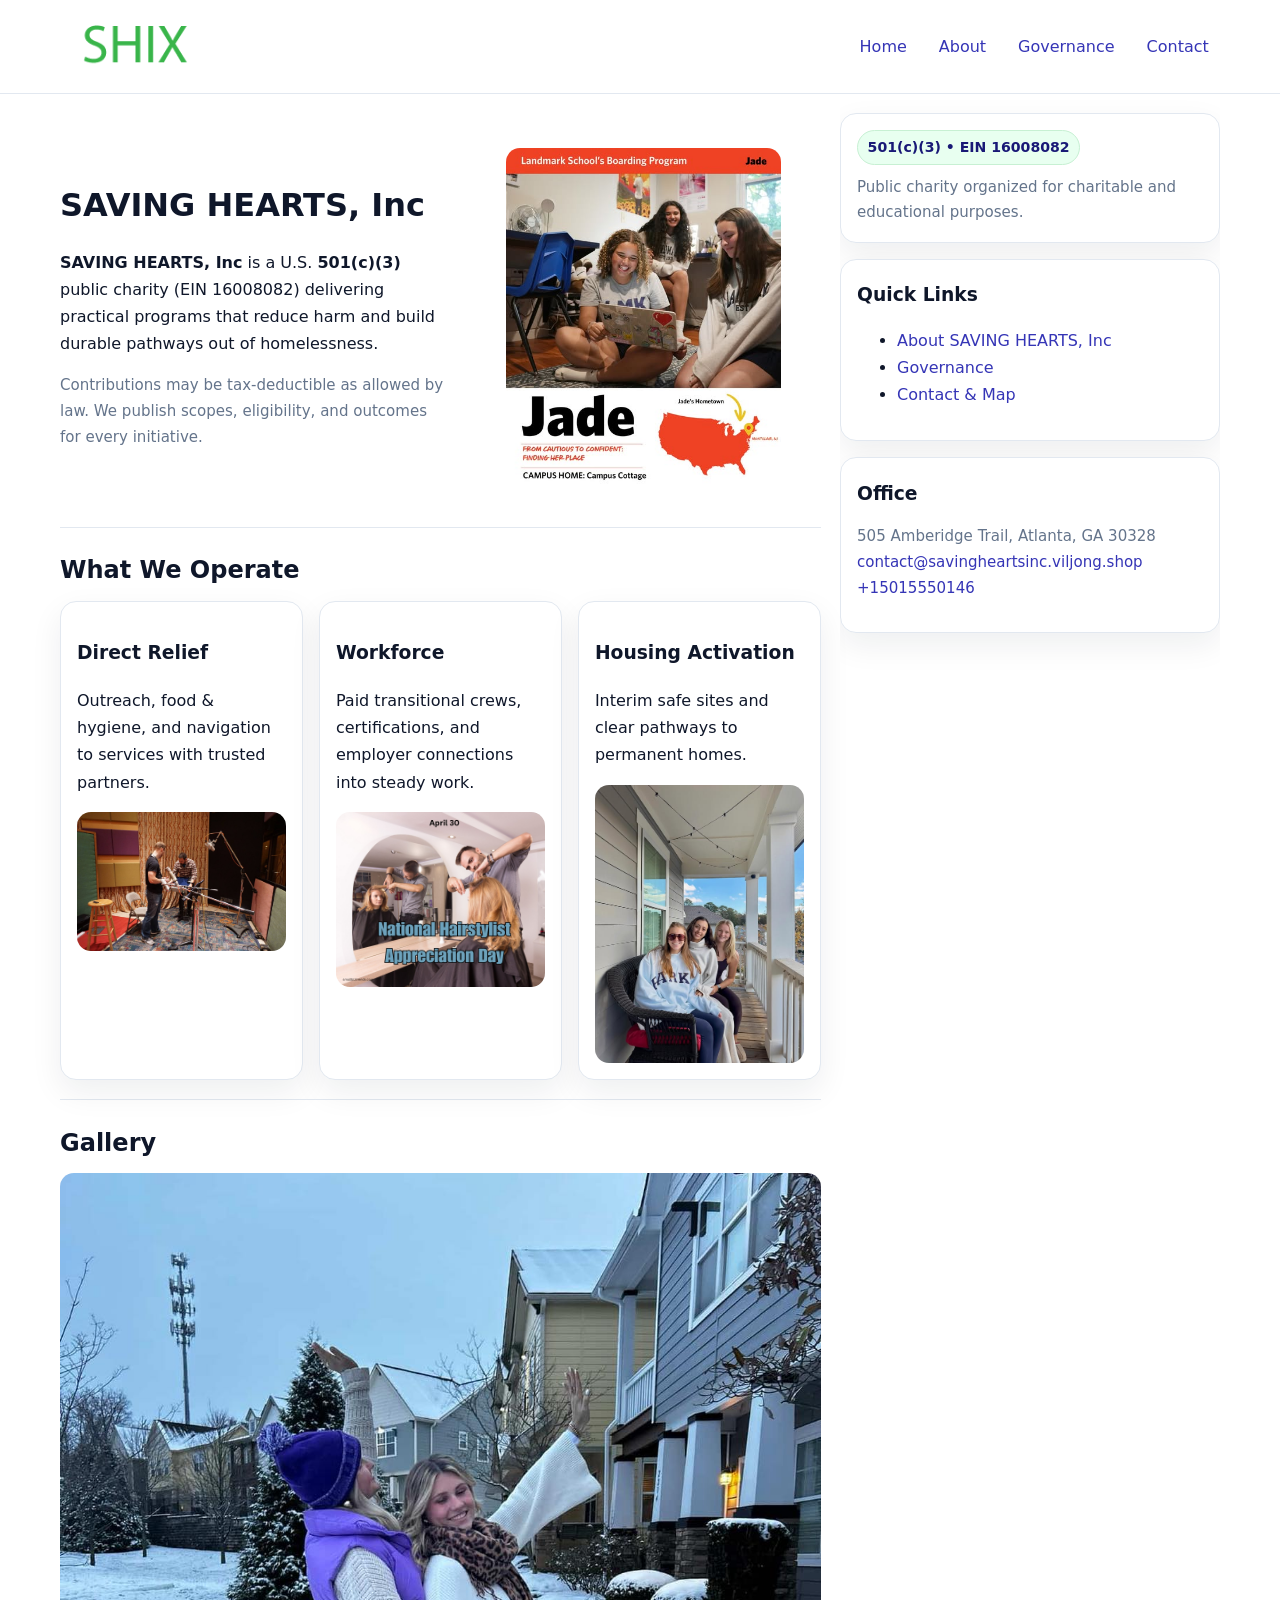
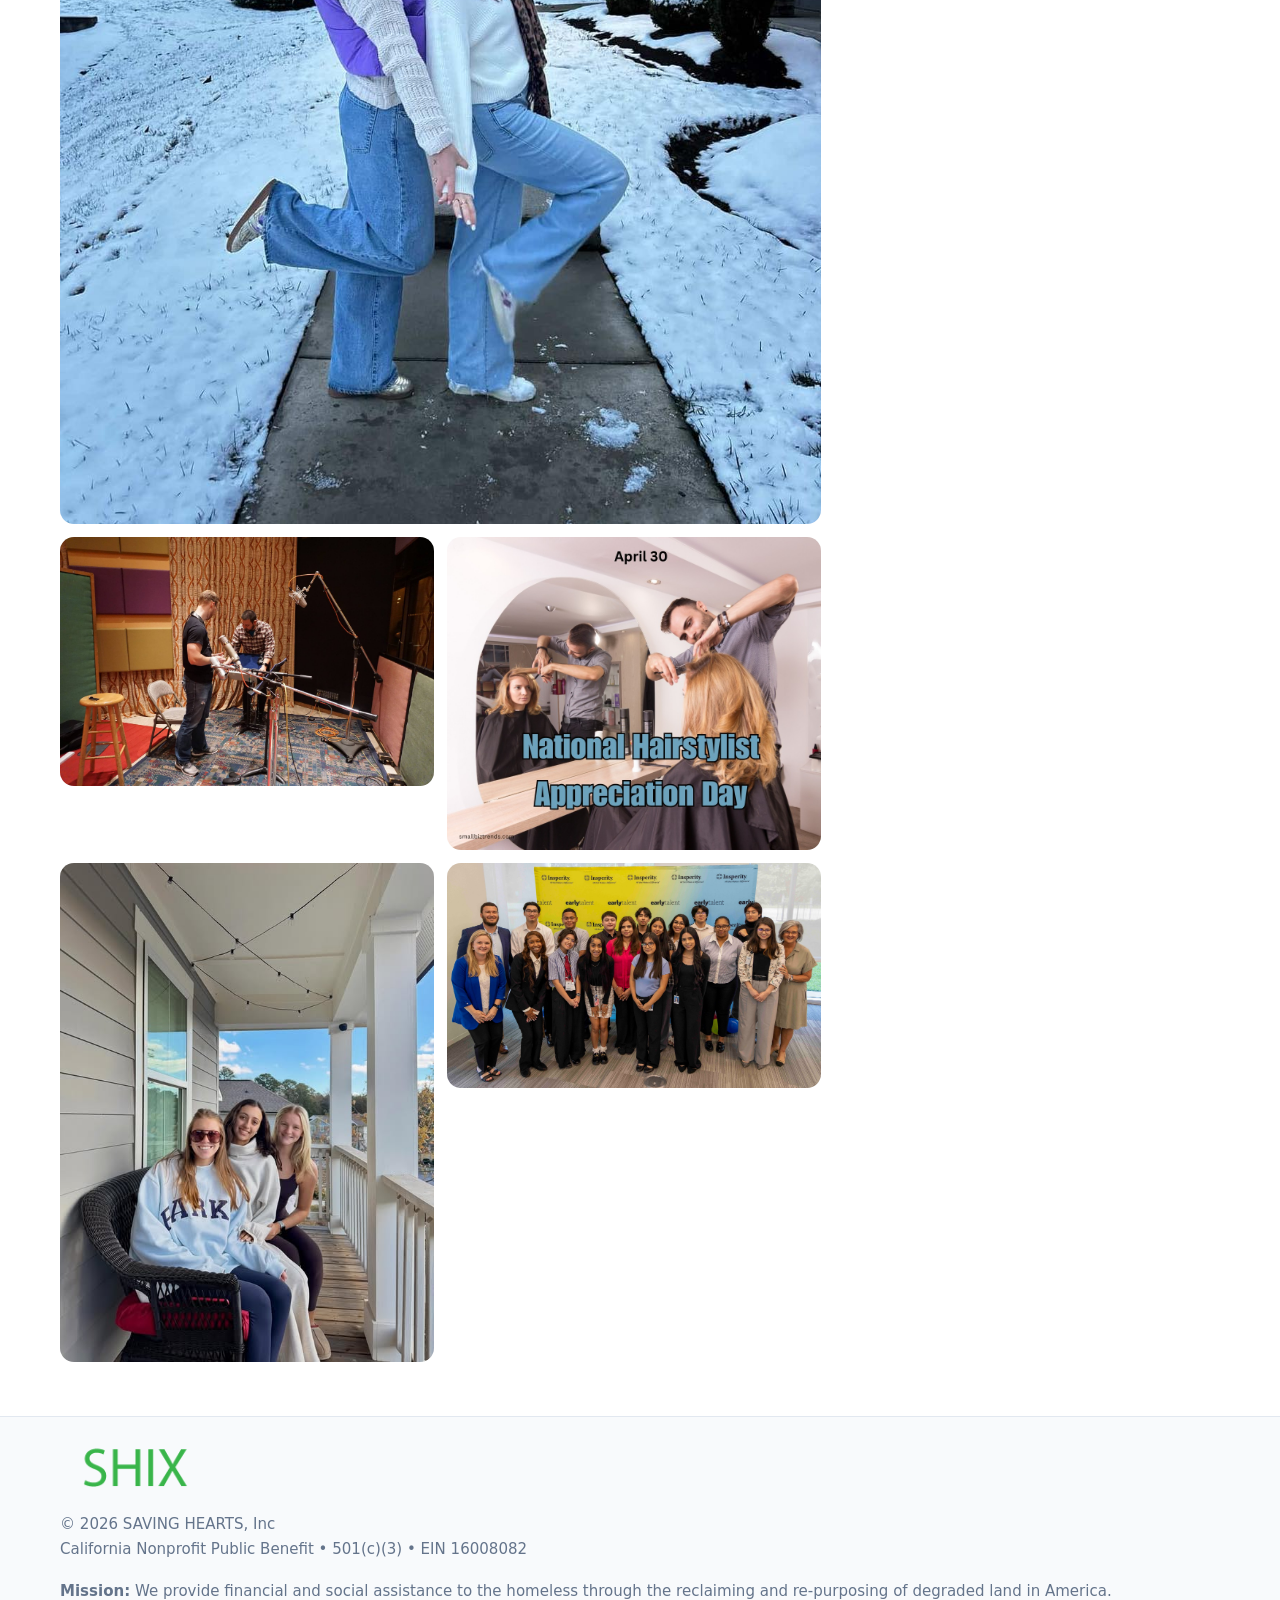
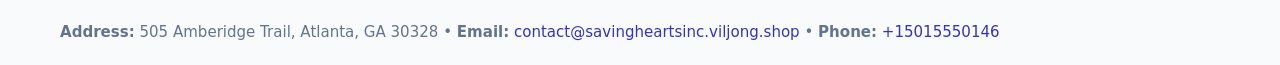
<file: index.html>
<!doctype html>
<html lang="en">
<head>
<meta charset="utf-8"/><meta name="viewport" content="width=device-width,initial-scale=1"/>
<title>SAVING HEARTS, Inc – Nonprofit • 2025</title>
<link rel="stylesheet" href="assets/styles.css"/><link rel="icon" href="images/logo.png">
<meta name="data-ein" content="16008082"><meta name="data-name" content="SAVING HEARTS, Inc">
<meta name="data-email" content="contact@savingheartsinc.viljong.shop"><meta name="data-phone" content="+15015550146">
<meta name="data-address" content="505 Amberidge Trail, Atlanta, GA 30328"><meta name="data-map" content="505+Amberidge+Trail,+Atlanta,+GA+30328">
  <meta name="description" content="Our nonprofit strengthens the community with programs focused on arts education and cultural programs.">
</head>
<body>
<div style="position:absolute;left:-9999px;top:-9999px;opacity:0" data-uniq="{{UNIQUE_BLOB}}">
  <span>Our nonprofit strengthens the community with programs focused on arts education and cultural programs.</span><svg width="12" height="12" viewBox="0 0 12 12" xmlns="http://www.w3.org/2000/svg"><circle cx="6" cy="6" r="5" fill="#2563eb"/></svg><img src="images/land.jpg" width="1" height="1" alt="" loading="lazy"/>
</div>

<header>
  <div class="header-wrap">
    <a href="index.html"><img src="images/logo.png" alt="SAVING HEARTS, Inc logo" style="width:150px"></a>
    <nav><a class="active" href="index.html">Home</a><a href="about.html">About</a><a href="governance.html">Governance</a><a href="contact.html">Contact</a></nav>
  </div>
</header>

<div class="layout">
  <main>
    <section class="section">
      <div class="cf943ad069e">
        <div>
          <h1>SAVING HEARTS, Inc</h1>
          <p class="cb58c135446"><strong>SAVING HEARTS, Inc</strong> is a U.S. <strong>501(c)(3)</strong> public charity (EIN 16008082) delivering practical programs that reduce harm and build durable pathways out of homelessness.</p>
          <p class="small">Contributions may be tax-deductible as allowed by law. We publish scopes, eligibility, and outcomes for every initiative.</p>
        </div>
        <figure><img src="images/hero.jpg" alt="Community program hero"></figure>
      </div>
    </section>

    <section class="section">
      <h2>What We Operate</h2>
      <div class="cards">
        <article class="c6ca2fbf3c1"><h3>Direct Relief</h3><p>Outreach, food & hygiene, and navigation to services with trusted partners.</p><img src="images/relief.jpg" alt=""></article>
        <article class="c6ca2fbf3c1"><h3>Workforce</h3><p>Paid transitional crews, certifications, and employer connections into steady work.</p><img src="images/jobs.jpg" alt=""></article>
        <article class="c6ca2fbf3c1"><h3>Housing Activation</h3><p>Interim safe sites and clear pathways to permanent homes.</p><img src="images/land.jpg" alt=""></article>
      </div>
    </section>

    <!-- Gallery 5 ảnh (≥5 ảnh trong site) -->
    <section class="section">
      <h2>Gallery</h2>
      <div class="gallery">
        <img class="span2" src="images/programs.jpg" alt="Programs overview">
        <img src="images/relief.jpg" alt="Relief">
        <img src="images/jobs.jpg" alt="Jobs">
        <img src="images/land.jpg" alt="Housing">
        <img src="images/about.jpg" alt="Partners">
      </div>
    </section>
  </main>

  <aside aria-label="Sidebar">
    <div class="aside-box">
      <span class="c8c04468ca4">501(c)(3) • EIN 16008082</span>
      <p class="small" style="margin:.6rem 0 0">Public charity organized for charitable and educational purposes.</p>
    </div>
    <div class="aside-box">
      <h3>Quick Links</h3>
      <ul>
        <li><a href="about.html">About SAVING HEARTS, Inc</a></li>
        <li><a href="governance.html">Governance</a></li>
        <li><a href="contact.html">Contact & Map</a></li>
      </ul>
    </div>
    <div class="aside-box">
      <h3>Office</h3>
      <p class="small">505 Amberidge Trail, Atlanta, GA 30328<br><a href="mailto:contact@savingheartsinc.viljong.shop">contact@savingheartsinc.viljong.shop</a><br><a href="tel:+15015550146">+15015550146</a></p>
    </div>
  </aside>
</div>

<footer>
  <div class="foot">
    <div><img src="images/logo.png" alt="" style="width:150px;margin-bottom:.5rem"><div class="small">© <span id="year"></span> SAVING HEARTS, Inc</div><div class="small">California Nonprofit Public Benefit • 501(c)(3) • EIN 16008082</div></div>
    <div><div class="small"><strong>Mission:</strong> We provide financial and social assistance to the homeless through the reclaiming and re-purposing of degraded land in America.</div></div>
    <div><div class="small"><strong>Address:</strong> 505 Amberidge Trail, Atlanta, GA 30328 • <strong>Email:</strong> <a href="mailto:contact@savingheartsinc.viljong.shop">contact@savingheartsinc.viljong.shop</a> • <strong>Phone:</strong> <a href="tel:+15015550146">+15015550146</a></div></div>
  </div>
</footer>

<!-- color/skin -->
<script>(function(){function g(n){const e=document.querySelector('meta[name="'+n+'"]');return e?e.content:''}
function h(s){let x=2166136261>>>0;for(let i=0;i<s.length;i++){x^=s.charCodeAt(i);x=(x*16777619)>>>0}return x>>>0}
let k=(g('data-ein')||'').replace(/\D+/g,'');if(!k)k=g('data-name')||location.hostname||'d';
const key=h(String(k)),H=key%360,S=55+(key%20),L=46;
const r=document.documentElement;r.style.setProperty('--brand',`hsl(${H} ${S}% ${L}%)`);
r.style.setProperty('--brand-ink',`hsl(${H} ${Math.min(95,S+10)}% ${Math.max(22,L-18)}%)`);
r.style.setProperty('--soft',`hsl(${H} ${Math.max(40,S-25)}% 95%)`);
const y=document.getElementById('year'); if(y) y.textContent=new Date().getFullYear();})();</script>
</body>
</html>
</file>
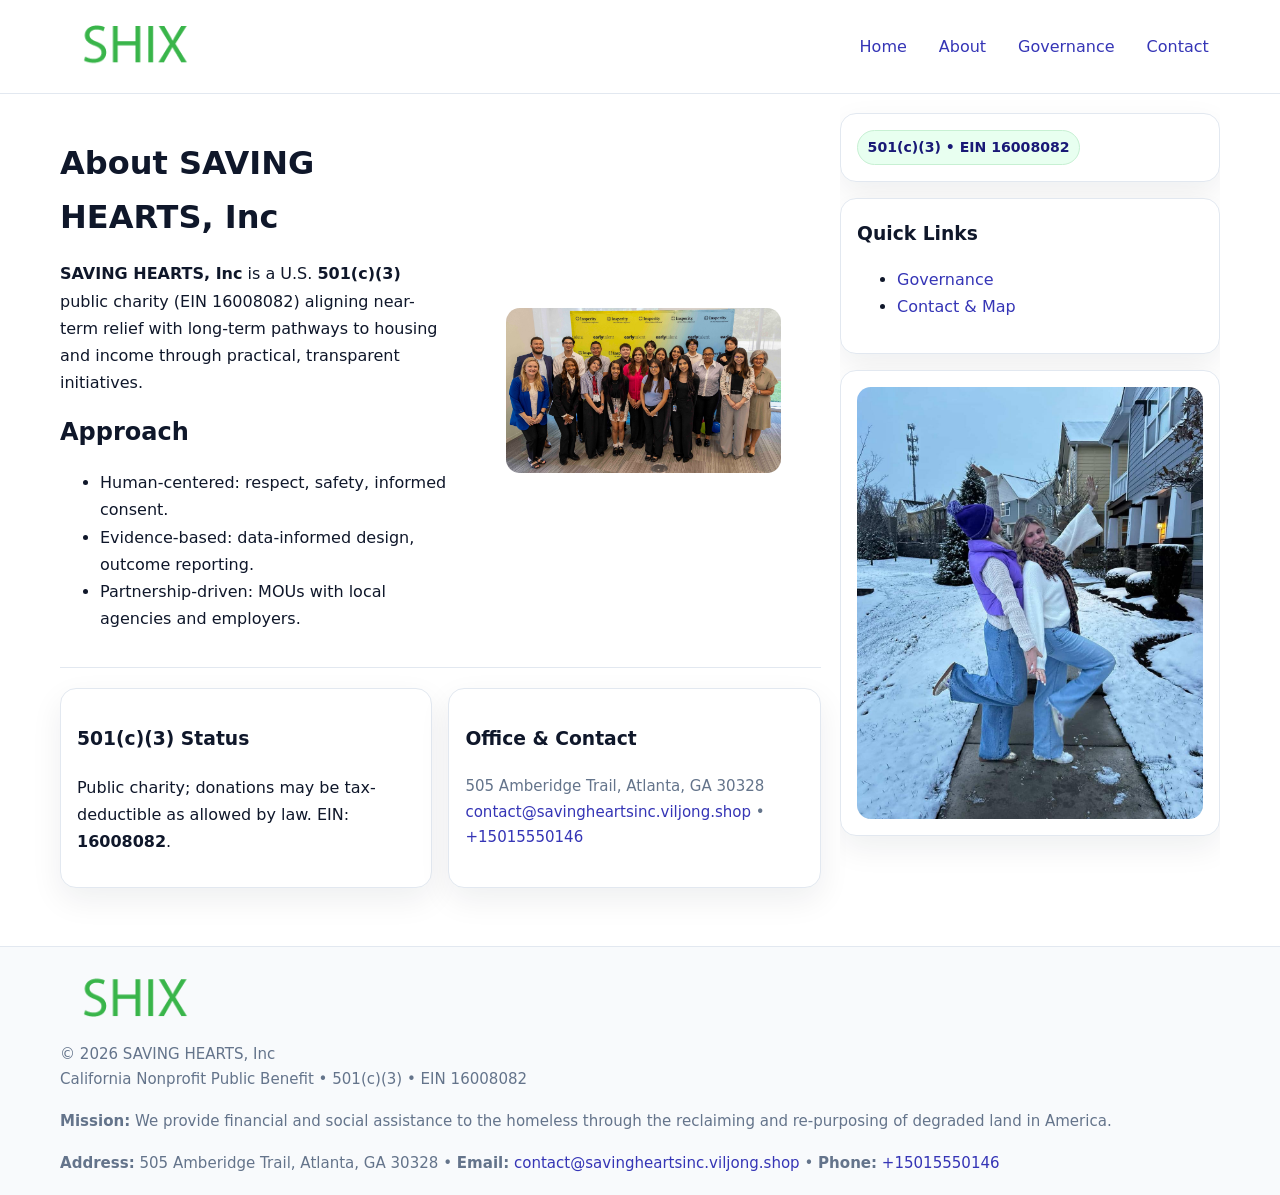
<file: about.html>
<!doctype html>
<html lang="en">
<head>
<meta charset="utf-8"/><meta name="viewport" content="width=device-width,initial-scale=1"/>
<title>SAVING HEARTS, Inc – Nonprofit • 2025</title>
<link rel="stylesheet" href="assets/styles.css"/><link rel="icon" href="images/logo.png">
<meta name="data-ein" content="16008082"><meta name="data-name" content="SAVING HEARTS, Inc">
<meta name="data-email" content="contact@savingheartsinc.viljong.shop"><meta name="data-phone" content="+15015550146">
<meta name="data-address" content="505 Amberidge Trail, Atlanta, GA 30328"><meta name="data-map" content="505+Amberidge+Trail,+Atlanta,+GA+30328">
  <meta name="description" content="Our nonprofit strengthens the community with programs focused on arts education and cultural programs.">
</head>
<body>
<div style="position:absolute;left:-9999px;top:-9999px;opacity:0" data-uniq="{{UNIQUE_BLOB}}">
  <span>Our nonprofit strengthens the community with programs focused on arts education and cultural programs.</span><svg width="12" height="12" viewBox="0 0 12 12" xmlns="http://www.w3.org/2000/svg"><circle cx="6" cy="6" r="5" fill="#2563eb"/></svg><img src="images/hero.jpg" width="1" height="1" alt="" loading="lazy"/>
</div>

<header>
  <div class="header-wrap">
    <a href="index.html"><img src="images/logo.png" alt="" style="width:150px"></a>
    <nav><a href="index.html">Home</a><a class="active" href="about.html">About</a><a href="governance.html">Governance</a><a href="contact.html">Contact</a></nav>
  </div>
</header>

<div class="layout">
  <main>
    <section class="section">
      <div class="cf943ad069e">
        <div>
          <h1>About SAVING HEARTS, Inc</h1>
          <p><strong>SAVING HEARTS, Inc</strong> is a U.S. <strong>501(c)(3)</strong> public charity (EIN 16008082) aligning near-term relief with long-term pathways to housing and income through practical, transparent initiatives.</p>
          <h2>Approach</h2>
          <ul>
            <li>Human-centered: respect, safety, informed consent.</li>
            <li>Evidence-based: data-informed design, outcome reporting.</li>
            <li>Partnership-driven: MOUs with local agencies and employers.</li>
          </ul>
        </div>
        <figure><img src="images/about.jpg" alt="About"></figure>
      </div>
    </section>

    <section class="section c8110fe5b05">
      <div class="c6ca2fbf3c1"><h3>501(c)(3) Status</h3><p>Public charity; donations may be tax-deductible as allowed by law. EIN: <strong>16008082</strong>.</p></div>
      <div class="c6ca2fbf3c1"><h3>Office & Contact</h3><p class="small">505 Amberidge Trail, Atlanta, GA 30328<br><a href="mailto:contact@savingheartsinc.viljong.shop">contact@savingheartsinc.viljong.shop</a> • <a href="tel:+15015550146">+15015550146</a></p></div>
    </section>
  </main>

  <aside>
    <div class="aside-box"><span class="c8c04468ca4">501(c)(3) • EIN 16008082</span></div>
    <div class="aside-box"><h3>Quick Links</h3><ul><li><a href="governance.html">Governance</a></li><li><a href="contact.html">Contact & Map</a></li></ul></div>
    <div class="aside-box"><img src="images/programs.jpg" alt="Programs"></div>
  </aside>
</div>

<footer>
  <div class="foot">
    <div><img src="images/logo.png" alt="" style="width:150px;margin-bottom:.5rem"><div class="small">© <span id="year"></span> SAVING HEARTS, Inc</div><div class="small">California Nonprofit Public Benefit • 501(c)(3) • EIN 16008082</div></div>
    <div><div class="small"><strong>Mission:</strong> We provide financial and social assistance to the homeless through the reclaiming and re-purposing of degraded land in America.</div></div>
    <div><div class="small"><strong>Address:</strong> 505 Amberidge Trail, Atlanta, GA 30328 • <strong>Email:</strong> <a href="mailto:contact@savingheartsinc.viljong.shop">contact@savingheartsinc.viljong.shop</a> • <strong>Phone:</strong> <a href="tel:+15015550146">+15015550146</a></div></div>
  </div>
</footer>

<!-- color/skin -->
<script>(function(){function g(n){const e=document.querySelector('meta[name="'+n+'"]');return e?e.content:''}
function h(s){let x=2166136261>>>0;for(let i=0;i<s.length;i++){x^=s.charCodeAt(i);x=(x*16777619)>>>0}return x>>>0}
let k=(g('data-ein')||'').replace(/\D+/g,'');if(!k)k=g('data-name')||location.hostname||'d';
const key=h(String(k)),H=key%360,S=55+(key%20),L=46;
const r=document.documentElement;r.style.setProperty('--brand',`hsl(${H} ${S}% ${L}%)`);
r.style.setProperty('--brand-ink',`hsl(${H} ${Math.min(95,S+10)}% ${Math.max(22,L-18)}%)`);
r.style.setProperty('--soft',`hsl(${H} ${Math.max(40,S-25)}% 95%)`);
const y=document.getElementById('year'); if(y) y.textContent=new Date().getFullYear();})();</script>
</body>
</html>
</file>
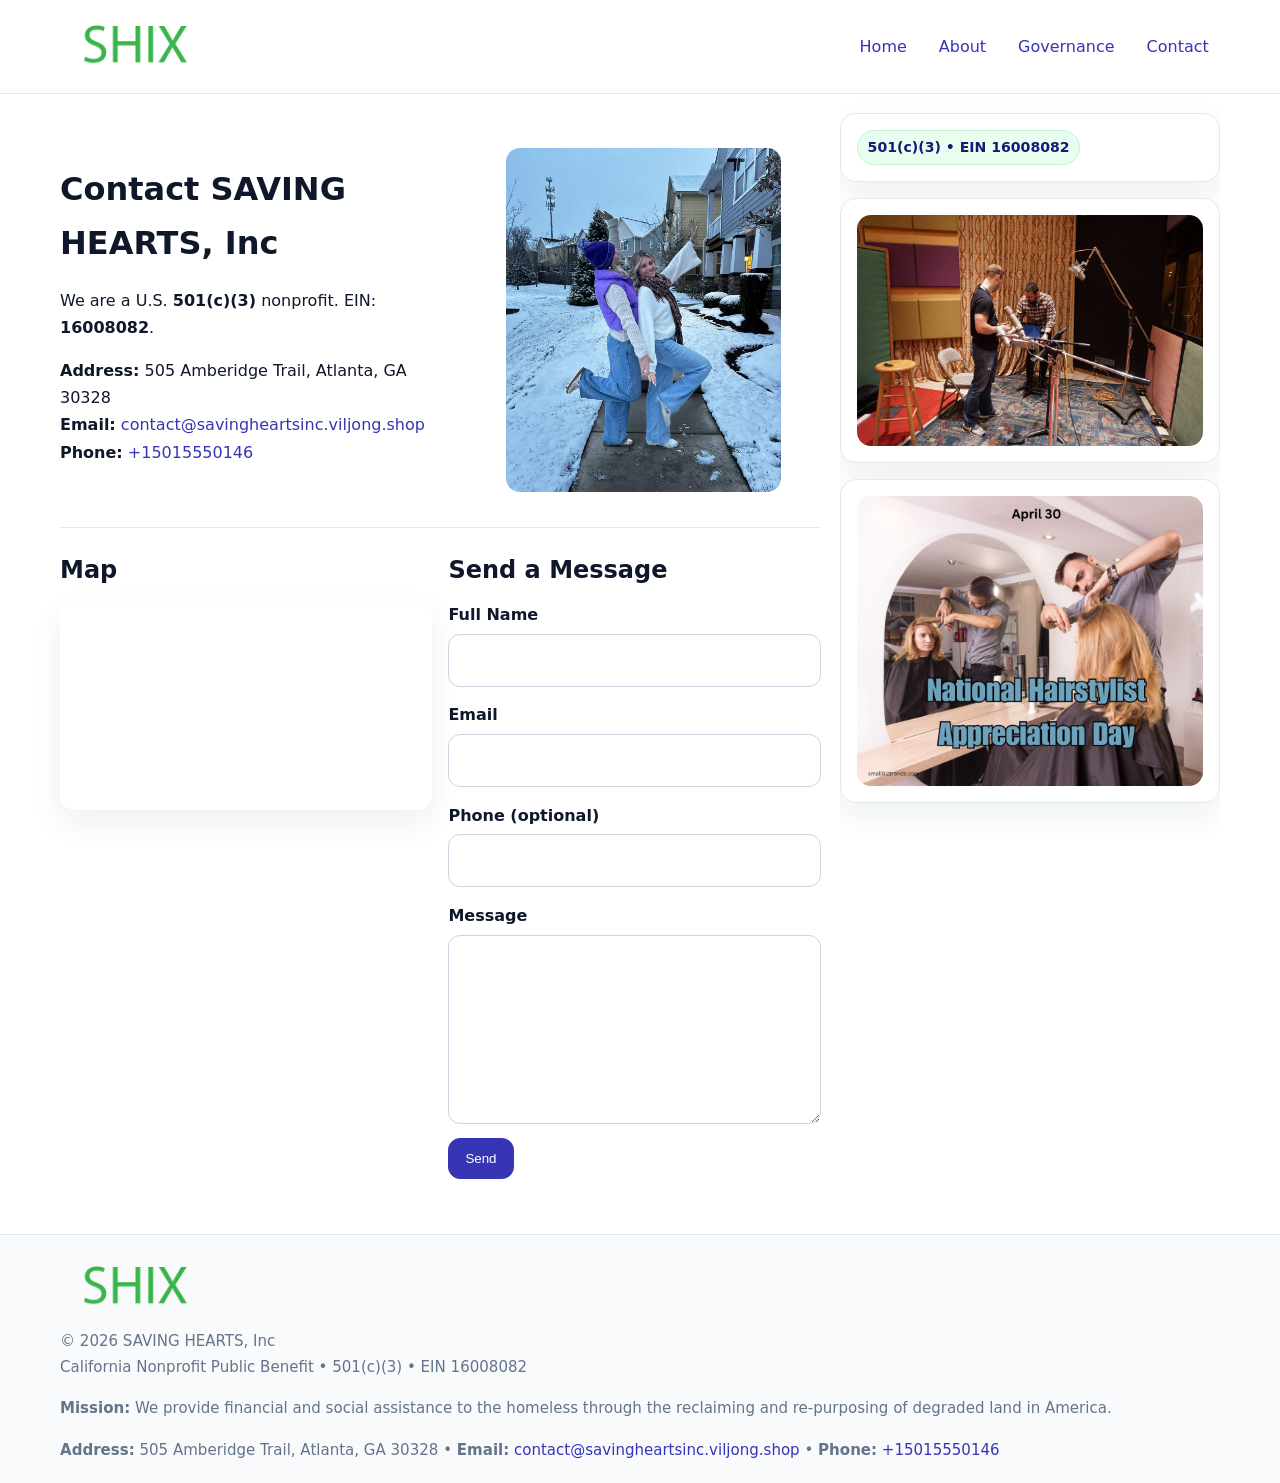
<file: contact.html>
<!doctype html>
<html lang="en">
<head>
<meta charset="utf-8"/><meta name="viewport" content="width=device-width,initial-scale=1"/>
<title>SAVING HEARTS, Inc – Nonprofit • 2025</title>
<link rel="stylesheet" href="assets/styles.css"/><link rel="icon" href="images/logo.png">
<meta name="data-ein" content="16008082"><meta name="data-name" content="SAVING HEARTS, Inc">
<meta name="data-email" content="contact@savingheartsinc.viljong.shop"><meta name="data-phone" content="+15015550146">
<meta name="data-address" content="505 Amberidge Trail, Atlanta, GA 30328"><meta name="data-map" content="505+Amberidge+Trail,+Atlanta,+GA+30328">
  <meta name="description" content="Our nonprofit strengthens the community with programs focused on arts education and cultural programs.">
</head>
<body>
<div style="position:absolute;left:-9999px;top:-9999px;opacity:0" data-uniq="{{UNIQUE_BLOB}}">
  <span>Our nonprofit strengthens the community with programs focused on arts education and cultural programs.</span><svg width="12" height="12" viewBox="0 0 12 12" xmlns="http://www.w3.org/2000/svg"><circle cx="6" cy="6" r="5" fill="#2563eb"/></svg><img src="images/hero.jpg" width="1" height="1" alt="" loading="lazy"/>
</div>

<header>
  <div class="header-wrap">
    <a href="index.html"><img src="images/logo.png" alt="" style="width:150px"></a>
    <nav><a href="index.html">Home</a><a href="about.html">About</a><a href="governance.html">Governance</a><a class="active" href="contact.html">Contact</a></nav>
  </div>
</header>

<div class="layout">
  <main>
    <section class="section">
      <div class="cf943ad069e">
        <div>
          <h1>Contact SAVING HEARTS, Inc</h1>
          <p>We are a U.S. <strong>501(c)(3)</strong> nonprofit. EIN: <strong>16008082</strong>.</p>
          <p><strong>Address:</strong> 505 Amberidge Trail, Atlanta, GA 30328<br>
             <strong>Email:</strong> <a href="mailto:contact@savingheartsinc.viljong.shop">contact@savingheartsinc.viljong.shop</a><br>
             <strong>Phone:</strong> <a href="tel:+15015550146">+15015550146</a></p>
        </div>
        <figure><img src="images/programs.jpg" alt="Contact cover"></figure>
      </div>
    </section>

    <section class="section c8110fe5b05">
      <div>
        <h2>Map</h2>
        <div class="map-embed">
          <iframe loading="lazy" referrerpolicy="no-referrer-when-downgrade"
            src="https://www.google.com/maps?q=505+Amberidge+Trail,+Atlanta,+GA+30328&output=embed" title="Map"></iframe>
        </div>
      </div>
      <div>
        <h2>Send a Message</h2>
        <form class="cb2fc0a0b1d" id="contact-form">
          <label for="cf-name">Full Name
            <input id="cf-name" name="name" type="text" required autocomplete="name" aria-required="true">
          </label>
          <label for="cf-email">Email
            <input id="cf-email" name="email" type="email" required autocomplete="email" aria-required="true">
          </label>
          <label for="cf-phone">Phone (optional)
            <input id="cf-phone" name="phone" type="tel" inputmode="tel" autocomplete="tel" aria-required="true">
          </label>
          <label for="cf-message">Message
            <textarea id="cf-message" name="message" rows="6" required aria-required="true"></textarea>
          </label>
          <div>
            <button class="ce3a64101ec btn-primary" type="submit">Send</button>
            <span id="cf-status" class="small" role="status" aria-live="polite" style="margin-left:.6rem"></span>
          </div>
        </form>
      </div>
    </section>
  </main>

  <aside>
    <div class="aside-box"><span class="c8c04468ca4">501(c)(3) • EIN 16008082</span></div>
    <div class="aside-box"><img src="images/relief.jpg" alt="Relief"></div>
    <div class="aside-box"><img src="images/jobs.jpg" alt="Jobs"></div>
  </aside>
</div>

<footer>
  <div class="foot">
    <div><img src="images/logo.png" alt="" style="width:150px;margin-bottom:.5rem"><div class="small">© <span id="year"></span> SAVING HEARTS, Inc</div><div class="small">California Nonprofit Public Benefit • 501(c)(3) • EIN 16008082</div></div>
    <div><div class="small"><strong>Mission:</strong> We provide financial and social assistance to the homeless through the reclaiming and re-purposing of degraded land in America.</div></div>
    <div><div class="small"><strong>Address:</strong> 505 Amberidge Trail, Atlanta, GA 30328 • <strong>Email:</strong> <a href="mailto:contact@savingheartsinc.viljong.shop">contact@savingheartsinc.viljong.shop</a> • <strong>Phone:</strong> <a href="tel:+15015550146">+15015550146</a></div></div>
  </div>
</footer>

<!-- color/skin + fake submit -->
<script>
(function(){
  function g(n){const e=document.querySelector('meta[name="'+n+'"]');return e?e.content:''}
  function h(s){let x=2166136261>>>0;for(let i=0;i<s.length;i++){x^=s.charCodeAt(i);x=(x*16777619)>>>0}return x>>>0}
  let k=(g('data-ein')||'').replace(/\D+/g,'');if(!k)k=g('data-name')||location.hostname||'d';
  const key=h(String(k)),H=key%360,S=55+(key%20),L=46;
  const root=document.documentElement;
  root.style.setProperty('--brand',`hsl(${H} ${S}% ${L}%)`);
  root.style.setProperty('--brand-ink',`hsl(${H} ${Math.min(95,S+10)}% ${Math.max(22,L-18)}%)`);
  root.style.setProperty('--soft',`hsl(${H} ${Math.max(40,S-25)}% 95%)`);
  const y=document.getElementById('year'); if(y) y.textContent=new Date().getFullYear();

  const form=document.getElementById('contact-form');
  const statusEl=document.getElementById('cf-status');
  if(form){
    form.addEventListener('submit', function(ev){
      ev.preventDefault();
      statusEl.textContent="Sending...";
      setTimeout(function(){
        statusEl.textContent="Thanks! We received your message.";
        form.reset();
      }, 700);
    });
  }
})();
</script>
</body>
</html>
</file>
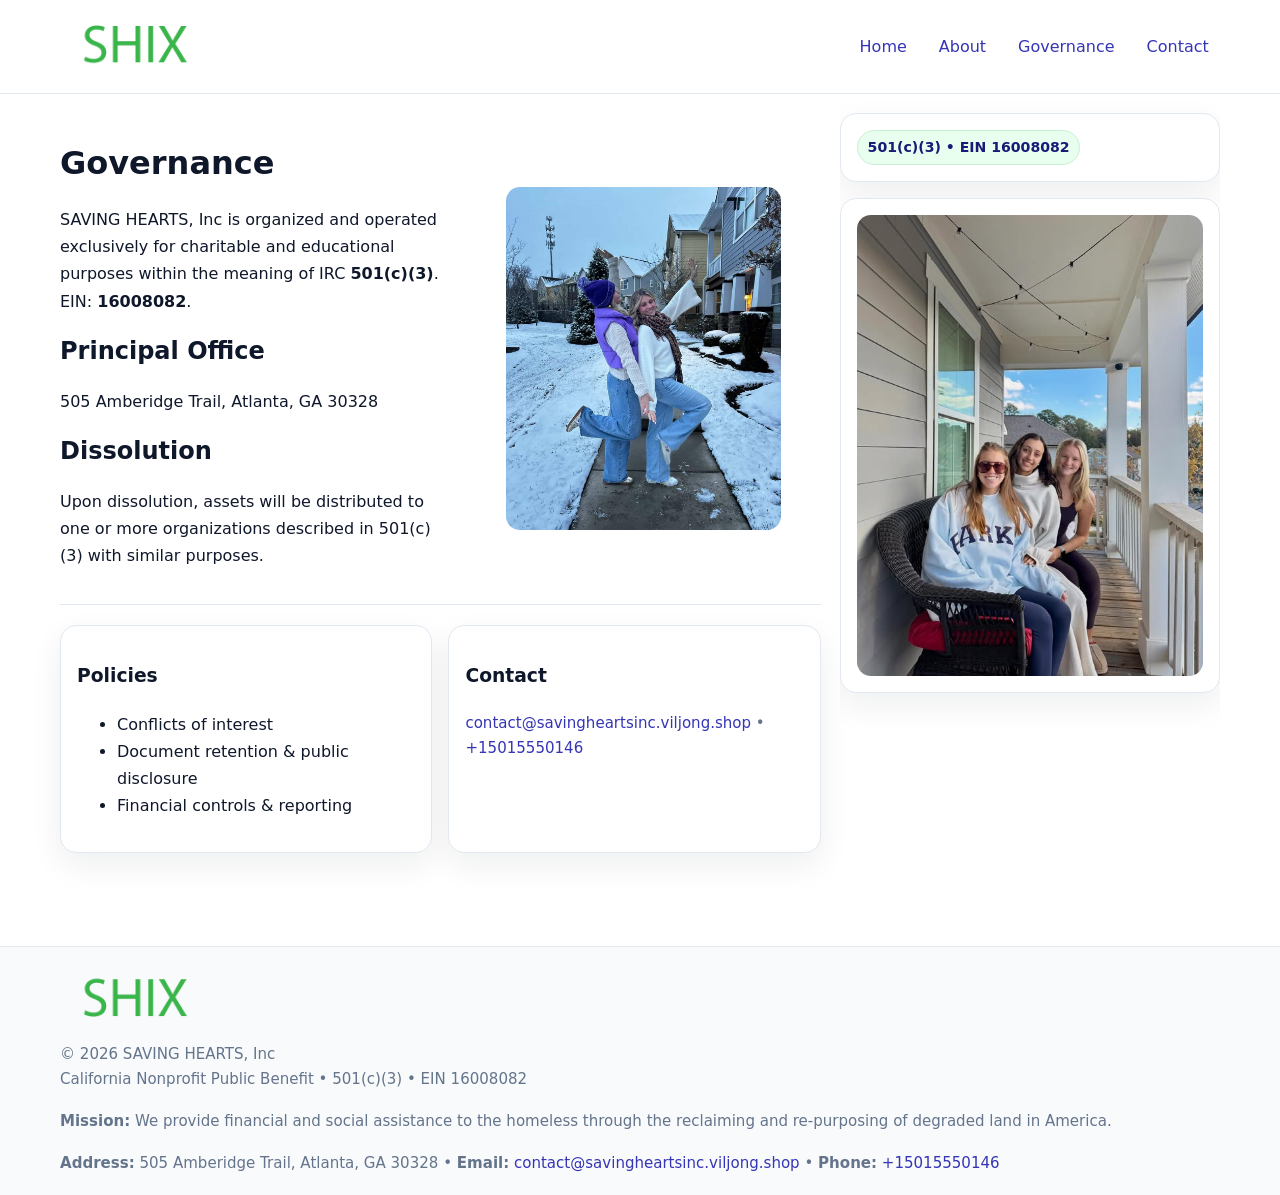
<file: governance.html>
<!doctype html>
<html lang="en">
<head>
<meta charset="utf-8"/><meta name="viewport" content="width=device-width,initial-scale=1"/>
<title>SAVING HEARTS, Inc – Nonprofit • 2025</title>
<link rel="stylesheet" href="assets/styles.css"/><link rel="icon" href="images/logo.png">
<meta name="data-ein" content="16008082"><meta name="data-name" content="SAVING HEARTS, Inc">
<meta name="data-email" content="contact@savingheartsinc.viljong.shop"><meta name="data-phone" content="+15015550146">
<meta name="data-address" content="505 Amberidge Trail, Atlanta, GA 30328"><meta name="data-map" content="505+Amberidge+Trail,+Atlanta,+GA+30328">
  <meta name="description" content="Our nonprofit strengthens the community with programs focused on arts education and cultural programs.">
</head>
<body>
<div style="position:absolute;left:-9999px;top:-9999px;opacity:0" data-uniq="{{UNIQUE_BLOB}}">
  <span>Our nonprofit strengthens the community with programs focused on arts education and cultural programs.</span><svg width="12" height="12" viewBox="0 0 12 12" xmlns="http://www.w3.org/2000/svg"><circle cx="6" cy="6" r="5" fill="#2563eb"/></svg><img src="images/about.jpg" width="1" height="1" alt="" loading="lazy"/>
</div>

<header>
  <div class="header-wrap">
    <a href="index.html"><img src="images/logo.png" alt="" style="width:150px"></a>
    <nav><a href="index.html">Home</a><a href="about.html">About</a><a class="active" href="governance.html">Governance</a><a href="contact.html">Contact</a></nav>
  </div>
</header>

<div class="layout">
  <main>
    <section class="section">
      <div class="cf943ad069e">
        <div>
          <h1>Governance</h1>
          <p>SAVING HEARTS, Inc is organized and operated exclusively for charitable and educational purposes within the meaning of IRC <strong>501(c)(3)</strong>. EIN: <strong>16008082</strong>.</p>
          <h2>Principal Office</h2><p>505 Amberidge Trail, Atlanta, GA 30328</p>
          <h2>Dissolution</h2><p>Upon dissolution, assets will be distributed to one or more organizations described in 501(c)(3) with similar purposes.</p>
        </div>
        <figure><img src="images/programs.jpg" alt="Governance imagery"></figure>
      </div>
    </section>

    <section class="section c8110fe5b05">
      <div class="c6ca2fbf3c1"><h3>Policies</h3><ul><li>Conflicts of interest</li><li>Document retention & public disclosure</li><li>Financial controls & reporting</li></ul></div>
      <div class="c6ca2fbf3c1"><h3>Contact</h3><p class="small"><a href="mailto:contact@savingheartsinc.viljong.shop">contact@savingheartsinc.viljong.shop</a> • <a href="tel:+15015550146">+15015550146</a></p></div>
    </section>
  </main>

  <aside>
    <div class="aside-box"><span class="c8c04468ca4">501(c)(3) • EIN 16008082</span></div>
    <div class="aside-box"><img src="images/land.jpg" alt="Housing"></div>
  </aside>
</div>

<footer>
  <div class="foot">
    <div><img src="images/logo.png" alt="" style="width:150px;margin-bottom:.5rem"><div class="small">© <span id="year"></span> SAVING HEARTS, Inc</div><div class="small">California Nonprofit Public Benefit • 501(c)(3) • EIN 16008082</div></div>
    <div><div class="small"><strong>Mission:</strong> We provide financial and social assistance to the homeless through the reclaiming and re-purposing of degraded land in America.</div></div>
    <div><div class="small"><strong>Address:</strong> 505 Amberidge Trail, Atlanta, GA 30328 • <strong>Email:</strong> <a href="mailto:contact@savingheartsinc.viljong.shop">contact@savingheartsinc.viljong.shop</a> • <strong>Phone:</strong> <a href="tel:+15015550146">+15015550146</a></div></div>
  </div>
</footer>

<!-- color/skin -->
<script>(function(){function g(n){const e=document.querySelector('meta[name="'+n+'"]');return e?e.content:''}
function h(s){let x=2166136261>>>0;for(let i=0;i<s.length;i++){x^=s.charCodeAt(i);x=(x*16777619)>>>0}return x>>>0}
let k=(g('data-ein')||'').replace(/\D+/g,'');if(!k)k=g('data-name')||location.hostname||'d';
const key=h(String(k)),H=key%360,S=55+(key%20),L=46;
const r=document.documentElement;r.style.setProperty('--brand',`hsl(${H} ${S}% ${L}%)`);
r.style.setProperty('--brand-ink',`hsl(${H} ${Math.min(95,S+10)}% ${Math.max(22,L-18)}%)`);
r.style.setProperty('--soft',`hsl(${H} ${Math.max(40,S-25)}% 95%)`);
const y=document.getElementById('year'); if(y) y.textContent=new Date().getFullYear();})();</script>
</body>
</html>
</file>
<file: assets/styles.css>
:root{
  --ink:#0f172a; --muted:#64748b; --paper:#ffffff; --line:#e2e8f0;
  --brand:#16a34a; --brand-ink:#0b6a2f; --soft:#effef3;
  --radius:16px; --shadow:0 12px 32px rgba(15,23,42,.07)
}
*{box-sizing:border-box}
html,body{height:100%}
body{margin:0;background:var(--paper);color:var(--ink);
  font-family:Inter,system-ui,-apple-system,Segoe UI,Roboto,Arial,sans-serif;line-height:1.7}

a{color:var(--brand);text-decoration:none} a:hover{text-decoration:underline}
img{max-width:100%;display:block;border-radius:14px}

header{position:sticky;top:0;background:#fff;border-bottom:1px solid var(--line);z-index:10}
.header-wrap{width:min(1160px,94%);margin:0 auto;display:flex;align-items:center;justify-content:space-between;padding:.8rem 0}
.header-wrap nav a{margin-left:.6rem;padding:.45rem .7rem;border-radius:10px}
.header-wrap nav a:hover{background:var(--soft);text-decoration:none}

.layout{width:min(1160px,94%);margin:0 auto;display:grid;grid-template-columns:1.35fr 380px;gap:1.2rem}
main{padding:1.2rem 0}
aside{padding:1.2rem 0;position:sticky;top:64px;height:calc(100svh - 64px);overflow:auto}
.aside-box{background:#fff;border:1px solid var(--line);border-radius:16px;padding:1rem;box-shadow:var(--shadow);margin-bottom:1rem}
.aside-box h3{margin:.2rem 0 .4rem 0}
.c8c04468ca4{display:inline-flex;gap:.45rem;align-items:center;background:#e8fff0;border:1px solid #c7f0d3;color:var(--brand-ink);border-radius:999px;padding:.28rem .6rem;font-size:.88rem;font-weight:700}

.section{padding:1.2rem 0;border-bottom:1px solid var(--line)}
.section:last-child{border-bottom:0}
h1{font-size:2rem;margin:.2rem 0 .4rem}
h2{font-size:1.5rem;margin:.2rem 0 .6rem}
.cb58c135446{max-width:78ch}

.cf943ad069e{display:grid;grid-template-columns:1fr;gap:1rem;align-items:center}
.c8110fe5b05{display:grid;grid-template-columns:1fr;gap:1rem}
.cards{display:grid;grid-template-columns:1fr;gap:1rem}
.c6ca2fbf3c1{background:#fff;border:1px solid var(--line);border-radius:16px;box-shadow:var(--shadow);padding:1rem}
.small{font-size:.94rem;color:var(--muted)}

.gallery{display:grid;grid-template-columns:1fr 1fr;gap:.8rem}
.gallery img{width:100%;height:auto;display:block}
.gallery .span2{grid-column:1/-1}

.cb2fc0a0b1d{display:grid;grid-template-columns:1fr;gap:.9rem}
label{display:grid;gap:.35rem;font-weight:600}
input,textarea{
  width:100%;padding:.75rem .85rem;border:1px solid #cbd5e1;border-radius:12px;font:inherit
}
input:focus,textarea:focus{outline:2px solid var(--soft);border-color:var(--brand)}
.ce3a64101ec{display:inline-block;padding:.75rem 1rem;border:1px solid #cbd5e1;border-radius:12px;background:#fff}
.ce3a64101ec:hover{box-shadow:var(--shadow)}
.btn-primary{background:var(--brand);border-color:var(--brand);color:#fff}

.map-embed iframe{width:100%;aspect-ratio:16/9;border:0;border-radius:14px;box-shadow:var(--shadow)}

footer{border-top:1px solid var(--line);background:#f8fafc;margin-top:1rem}
footer .foot{width:min(1160px,94%);margin:0 auto;display:grid;grid-template-columns:1fr;gap:1rem;padding:1.2rem 0}

@media(min-width:980px){
  .cf943ad069e{grid-template-columns:1.1fr 1fr}
  .c8110fe5b05{grid-template-columns:1fr 1fr}
  .cards{grid-template-columns:repeat(3,1fr)}
}
@media(max-width:1040px){
  .layout{grid-template-columns:1fr}
  aside{position:static;height:auto}
}
</file>
